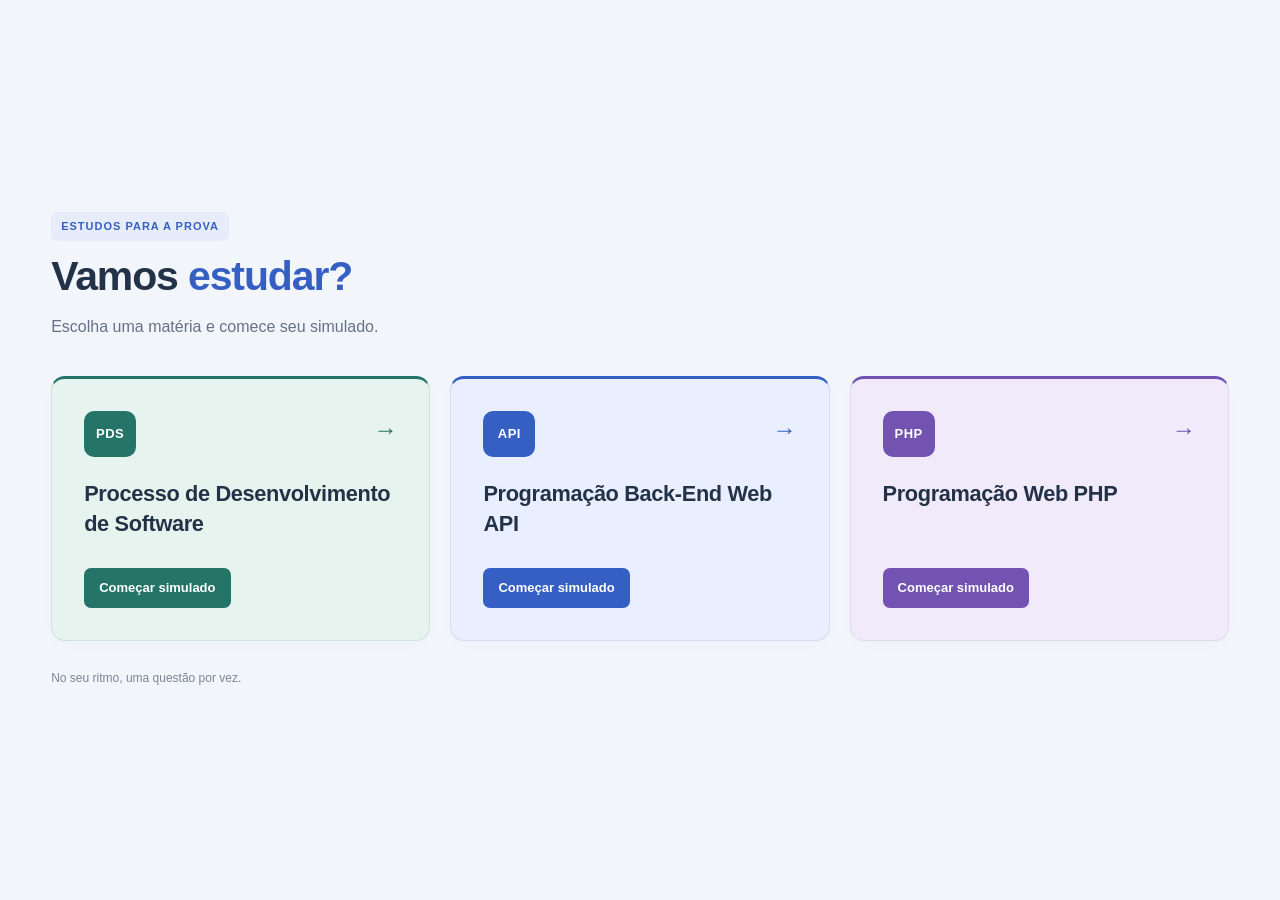
<file: index.html>
<!DOCTYPE html>
<html lang="pt-BR">
<head>
  <meta charset="UTF-8">
  <meta name="viewport" content="width=device-width, initial-scale=1.0">
  <meta name="description" content="Escolha uma matéria e acesse o simulado para estudar para a prova.">
  <title>Estudos para a prova</title>
  <link rel="stylesheet" href="styles.css?v=7">
</head>
<body>
  <main class="container home">
    <header class="intro">
      <span class="label">ESTUDOS PARA A PROVA</span>
      <h1>Vamos <span>estudar?</span></h1>
      <p>Escolha uma matéria e comece seu simulado.</p>
    </header>

    <nav class="materias" aria-label="Escolha uma matéria">
      <a class="materia" href="Processo%20de%20Desenvolvimento%20de%20Software/index.html">
        <span class="sigla" aria-hidden="true">PDS</span>
        <span class="materia-texto"><span class="materia-nome">Processo de Desenvolvimento de Software</span><span class="materia-acao">Começar simulado</span></span>
        <span class="seta" aria-hidden="true">→</span>
      </a>
      <a class="materia" href="Programa%C3%A7%C3%A3o%20Back-EndWeb%20API/index.html">
        <span class="sigla" aria-hidden="true">API</span>
        <span class="materia-texto"><span class="materia-nome">Programação Back-End Web API</span><span class="materia-acao">Começar simulado</span></span>
        <span class="seta" aria-hidden="true">→</span>
      </a>
      <a class="materia" href="Programa%C3%A7%C3%A3o%20Web%20PHP/index.html">
        <span class="sigla" aria-hidden="true">PHP</span>
        <span class="materia-texto"><span class="materia-nome">Programação Web PHP</span><span class="materia-acao">Começar simulado</span></span>
        <span class="seta" aria-hidden="true">→</span>
      </a>
    </nav>
    <p class="home-nota">No seu ritmo, uma questão por vez.</p>
  </main>
</body>
</html>
</file>
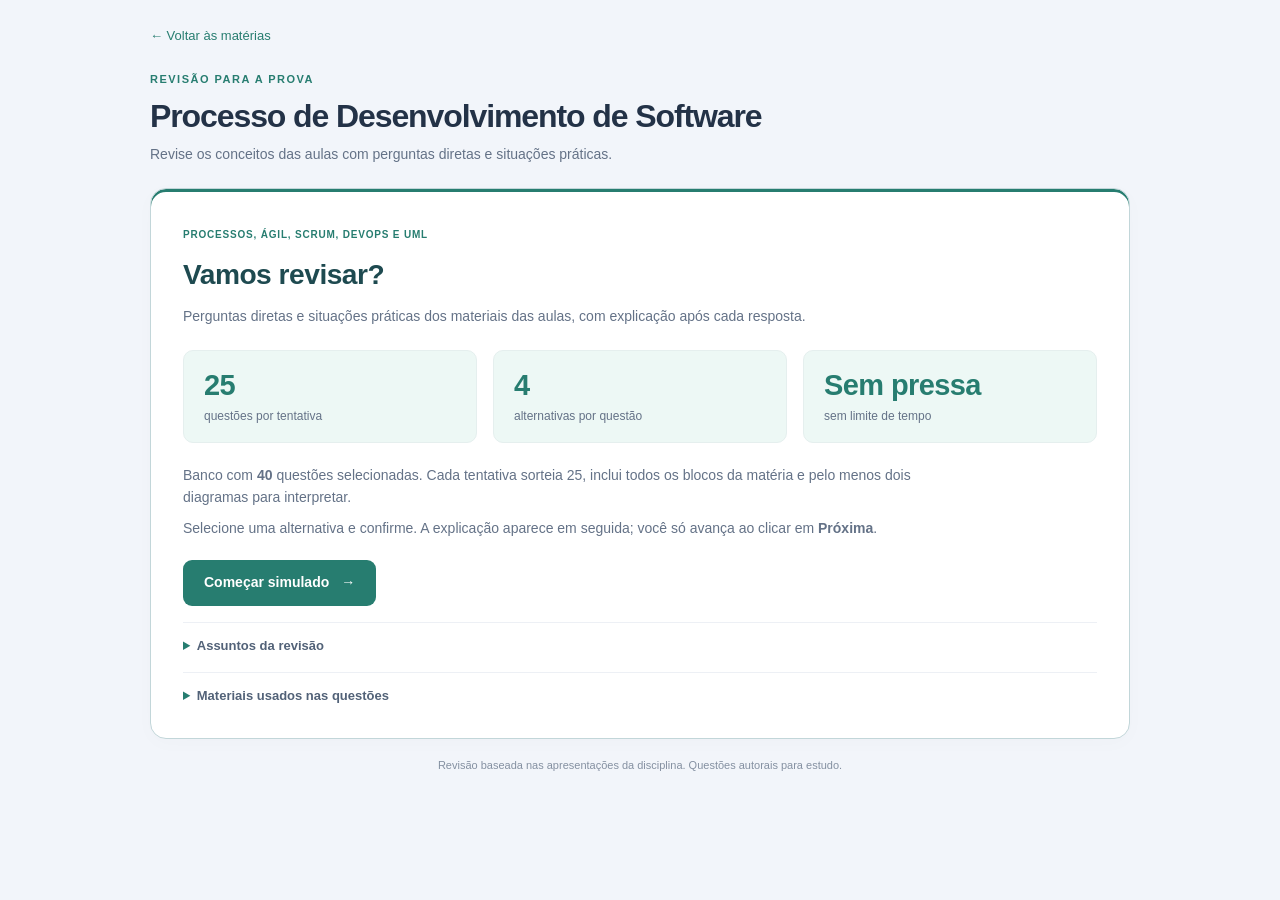
<file: Processo de Desenvolvimento de Software/index.html>
<!DOCTYPE html>
<html lang="pt-BR">
<head>
  <meta charset="UTF-8">
  <meta name="viewport" content="width=device-width, initial-scale=1.0">
  <meta name="description" content="Simulado de Processo de Desenvolvimento de Software baseado nos materiais das aulas, com 25 questões por tentativa.">
  <title>Simulado | Processo de Desenvolvimento de Software</title>
  <link rel="stylesheet" href="../styles.css?v=7">
  <link rel="stylesheet" href="simulado.css?v=7">
  <script src="questoes.js" defer></script>
  <script src="simulado.js?v=6" defer></script>
</head>
<body>
  <main class="container simulado">
    <a class="voltar" href="../index.html">← Voltar às matérias</a>
    <header class="intro">
      <span class="label">REVISÃO PARA A PROVA</span>
      <h1>Processo de Desenvolvimento de Software</h1>
      <p>Revise os conceitos das aulas com perguntas diretas e situações práticas.</p>
    </header>

    <section id="inicio" class="painel" aria-labelledby="inicio-titulo">
      <span class="etiqueta">PROCESSOS, ÁGIL, SCRUM, DEVOPS E UML</span>
      <h2 id="inicio-titulo" tabindex="-1">Vamos revisar?</h2>
      <p>Perguntas diretas e situações práticas dos materiais das aulas, com explicação após cada resposta.</p>
      <div class="resumo-inicio">
        <div><strong id="quantidade">—</strong><span>questões por tentativa</span></div>
        <div><strong>4</strong><span>alternativas por questão</span></div>
        <div><strong>Sem pressa</strong><span>sem limite de tempo</span></div>
      </div>
      <p>Banco com <strong id="total-banco">40</strong> questões selecionadas. Cada tentativa sorteia 25, inclui todos os blocos da matéria e pelo menos dois diagramas para interpretar.</p>
      <p class="instrucao">Selecione uma alternativa e confirme. A explicação aparece em seguida; você só avança ao clicar em <strong>Próxima</strong>.</p>
      <button id="comecar" class="botao principal" type="button" disabled>Começar simulado <span aria-hidden="true">→</span></button>
      <details class="conteudos"><summary>Assuntos da revisão</summary><ul id="temas" class="temas"></ul></details>
      <details class="fontes">
        <summary>Materiais usados nas questões</summary>
        <p>Questões autorais para estudo, elaboradas a partir das apresentações disponíveis na pasta da matéria. Não são questões oficiais da prova nem transcrições atribuídas ao professor.</p>
        <ul id="materiais"></ul>
      </details>
    </section>

    <section id="questao" hidden aria-labelledby="enunciado">
      <div class="andamento">
        <div class="linha-progresso"><span id="contador"></span><span id="respondidas"></span></div>
        <progress id="progresso" value="0" max="25" aria-label="Questões respondidas"></progress>
        <div class="placar"><span id="modo">Simulado principal</span><span><strong id="acertos">0</strong> acertos · <strong id="erros">0</strong> erros</span></div>
      </div>
      <article class="painel">
        <div class="questao-conteudo">
        <div class="etiquetas"><span id="tema" class="etiqueta"></span><span id="tipo" class="tipo"></span></div>
        <h2 id="enunciado" tabindex="-1"></h2>
        <figure id="bloco-diagrama" class="bloco-diagrama" hidden>
          <img id="diagrama" alt="">
          <figcaption id="legenda-diagrama"></figcaption>
        </figure>
        <div id="bloco-codigo" class="bloco-codigo" hidden>
          <div class="legenda-codigo"><span>Situação</span><span>Leia com atenção</span></div>
          <pre tabindex="0" aria-label="Trecho de código para interpretar"><code id="codigo"></code></pre>
        </div>
        </div>
        <form id="resposta">
          <fieldset><legend class="somente-leitor">Escolha uma das quatro alternativas</legend><div id="alternativas" class="alternativas"></div></fieldset>
          <div id="feedback" class="feedback" hidden role="status" aria-live="polite" aria-atomic="true">
            <h3 id="feedback-titulo" tabindex="-1"></h3>
            <p id="resposta-correta"></p>
            <h4>Por quê?</h4><p id="explicacao"></p><details class="referencia"><summary>Referência da aula</summary><p id="fonte" class="fonte"></p></details>
          </div>
          <div class="rodape-questao">
            <span id="dica">Escolha uma alternativa para confirmar.</span>
            <button id="confirmar" class="botao principal" type="submit" disabled>Confirmar resposta</button>
            <button id="proxima" class="botao principal" type="button" hidden>Próxima <span aria-hidden="true">→</span></button>
          </div>
        </form>
      </article>
    </section>

    <section id="resultado" class="painel resultado" hidden aria-labelledby="resultado-titulo">
      <span class="etiqueta">TENTATIVA CONCLUÍDA</span><h2 id="resultado-titulo" tabindex="-1">Sua revisão, em números</h2>
      <p id="resumo-resultado"></p>
      <div class="numeros"><div><strong id="percentual"></strong><span>de aproveitamento</span></div><div><strong id="total-acertos"></strong><span>acertos</span></div><div><strong id="total-erros"></strong><span>erros</span></div></div>
      <p id="mensagem-resultado"></p>
      <div class="acoes-resultado"><button id="refazer" class="botao principal" type="button">Novo simulado de 25 questões</button><button id="treinar-erros" class="botao secundario" type="button">Treinar questões erradas</button><button id="voltar-inicio" class="botao secundario" type="button">Voltar ao início</button></div>
      <p class="nota">Questões e alternativas são embaralhadas em cada tentativa. No treino de erros, a pontuação considera somente esse treino.</p>
    </section>

    <noscript><p class="painel">Ative o JavaScript do navegador para responder ao simulado.</p></noscript>
    <footer class="rodape">Revisão baseada nas apresentações da disciplina. Questões autorais para estudo.</footer>
  </main>
</body>
</html>
</file>
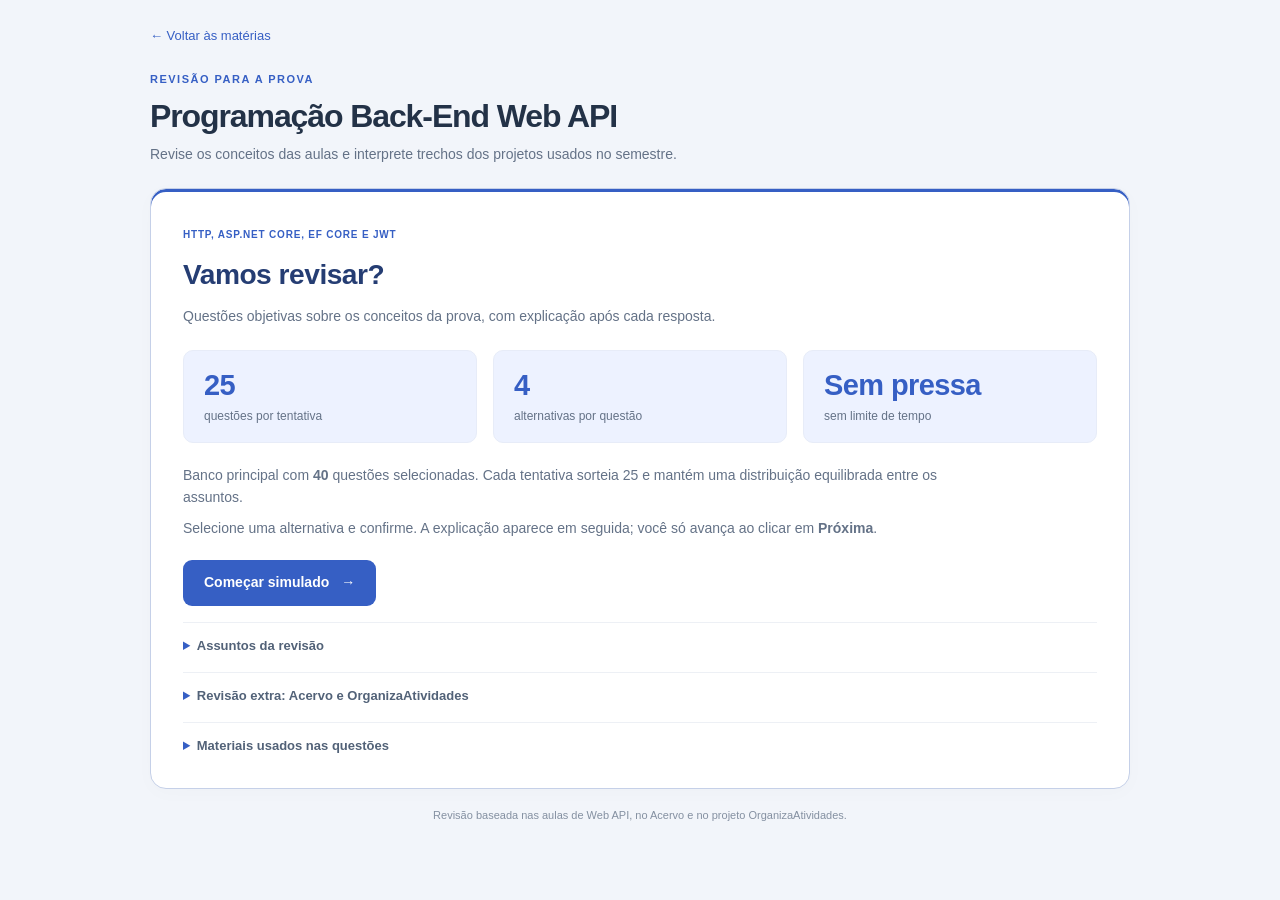
<file: Programação Back-EndWeb API/index.html>
<!DOCTYPE html>
<html lang="pt-BR">
<head>
  <meta charset="UTF-8">
  <meta name="viewport" content="width=device-width, initial-scale=1.0">
  <meta name="description" content="Simulado de revisão de Programação Back-End Web API com 25 questões por tentativa baseadas nas aulas, no Acervo e no OrganizaAtividades.">
  <title>Simulado | Programação Back-End Web API</title>
  <link rel="stylesheet" href="../styles.css?v=7">
  <link rel="stylesheet" href="simulado.css?v=7">
  <script src="questoes.js" defer></script>
  <script src="simulado.js?v=6" defer></script>
</head>
<body>
  <main class="container simulado">
    <a class="voltar" href="../index.html">← Voltar às matérias</a>
    <header class="intro">
      <span class="label">REVISÃO PARA A PROVA</span>
      <h1>Programação Back-End Web API</h1>
      <p>Revise os conceitos das aulas e interprete trechos dos projetos usados no semestre.</p>
    </header>

    <section id="inicio" class="painel" aria-labelledby="inicio-titulo">
      <span class="etiqueta">HTTP, ASP.NET CORE, EF CORE E JWT</span>
      <h2 id="inicio-titulo" tabindex="-1">Vamos revisar?</h2>
      <p>Questões objetivas sobre os conceitos da prova, com explicação após cada resposta.</p>
      <div class="resumo-inicio">
        <div><strong id="quantidade">—</strong><span>questões por tentativa</span></div>
        <div><strong>4</strong><span>alternativas por questão</span></div>
        <div><strong>Sem pressa</strong><span>sem limite de tempo</span></div>
      </div>
      <p>Banco principal com <strong id="total-banco">40</strong> questões selecionadas. Cada tentativa sorteia 25 e mantém uma distribuição equilibrada entre os assuntos.</p>
      <p class="instrucao">Selecione uma alternativa e confirme. A explicação aparece em seguida; você só avança ao clicar em <strong>Próxima</strong>.</p>
      <button id="comecar" class="botao principal" type="button" disabled>Começar simulado <span aria-hidden="true">→</span></button>
      <details class="conteudos"><summary>Assuntos da revisão</summary><ul id="temas" class="temas"></ul></details>
      <details class="fontes revisao-extra">
        <summary>Revisão extra: Acervo e OrganizaAtividades</summary>
        <p>São <strong id="total-extra">6</strong> questões adicionais de aplicação sobre os projetos. Elas ficam fora das 25 questões do simulado principal.</p>
        <button id="comecar-extra" class="botao secundario" type="button" disabled>Começar revisão extra</button>
      </details>
      <details class="fontes">
        <summary>Materiais usados nas questões</summary>
        <p>Questões autorais para estudo, elaboradas a partir das aulas e dos projetos do semestre. Não são questões oficiais da prova nem transcrições atribuídas ao professor.</p>
        <ul id="materiais"></ul>
      </details>
    </section>

    <section id="questao" hidden aria-labelledby="enunciado">
      <div class="andamento">
        <div class="linha-progresso"><span id="contador"></span><span id="respondidas"></span></div>
        <progress id="progresso" value="0" max="25" aria-label="Questões respondidas"></progress>
        <div class="placar"><span id="modo">Simulado principal</span><span><strong id="acertos">0</strong> acertos · <strong id="erros">0</strong> erros</span></div>
      </div>
      <article class="painel">
        <div class="questao-conteudo">
        <div class="etiquetas"><span id="tema" class="etiqueta"></span><span id="tipo" class="tipo"></span></div>
        <h2 id="enunciado" tabindex="-1"></h2>
        <div id="bloco-codigo" class="bloco-codigo" hidden>
          <div class="legenda-codigo"><span>C#</span><span>Leia o código</span></div>
          <pre tabindex="0" aria-label="Trecho de código para interpretar"><code id="codigo"></code></pre>
        </div>
        </div>
        <form id="resposta">
          <fieldset><legend class="somente-leitor">Escolha uma das quatro alternativas</legend><div id="alternativas" class="alternativas"></div></fieldset>
          <div id="feedback" class="feedback" hidden role="status" aria-live="polite" aria-atomic="true">
            <h3 id="feedback-titulo" tabindex="-1"></h3>
            <p id="resposta-correta"></p>
            <h4>Por quê?</h4><p id="explicacao"></p><details class="referencia"><summary>Referência da aula</summary><p id="fonte" class="fonte"></p></details>
          </div>
          <div class="rodape-questao">
            <span id="dica">Escolha uma alternativa para confirmar.</span>
            <button id="confirmar" class="botao principal" type="submit" disabled>Confirmar resposta</button>
            <button id="proxima" class="botao principal" type="button" hidden>Próxima <span aria-hidden="true">→</span></button>
          </div>
        </form>
      </article>
    </section>

    <section id="resultado" class="painel resultado" hidden aria-labelledby="resultado-titulo">
      <span class="etiqueta">TENTATIVA CONCLUÍDA</span><h2 id="resultado-titulo" tabindex="-1">Sua revisão, em números</h2>
      <p id="resumo-resultado"></p>
      <div class="numeros"><div><strong id="percentual"></strong><span>de aproveitamento</span></div><div><strong id="total-acertos"></strong><span>acertos</span></div><div><strong id="total-erros"></strong><span>erros</span></div></div>
      <p id="mensagem-resultado"></p>
      <div class="acoes-resultado"><button id="refazer" class="botao principal" type="button">Novo simulado de 25 questões</button><button id="treinar-erros" class="botao secundario" type="button">Treinar questões erradas</button><button id="voltar-inicio" class="botao secundario" type="button">Voltar ao início</button></div>
      <p class="nota">Questões e alternativas são embaralhadas em cada tentativa. A revisão extra dos projetos é separada. No treino de erros, a pontuação considera somente esse treino.</p>
    </section>

    <noscript><p class="painel">Ative o JavaScript do navegador para responder ao simulado.</p></noscript>
    <footer class="rodape">Revisão baseada nas aulas de Web API, no Acervo e no projeto OrganizaAtividades.</footer>
  </main>
</body>
</html>
</file>
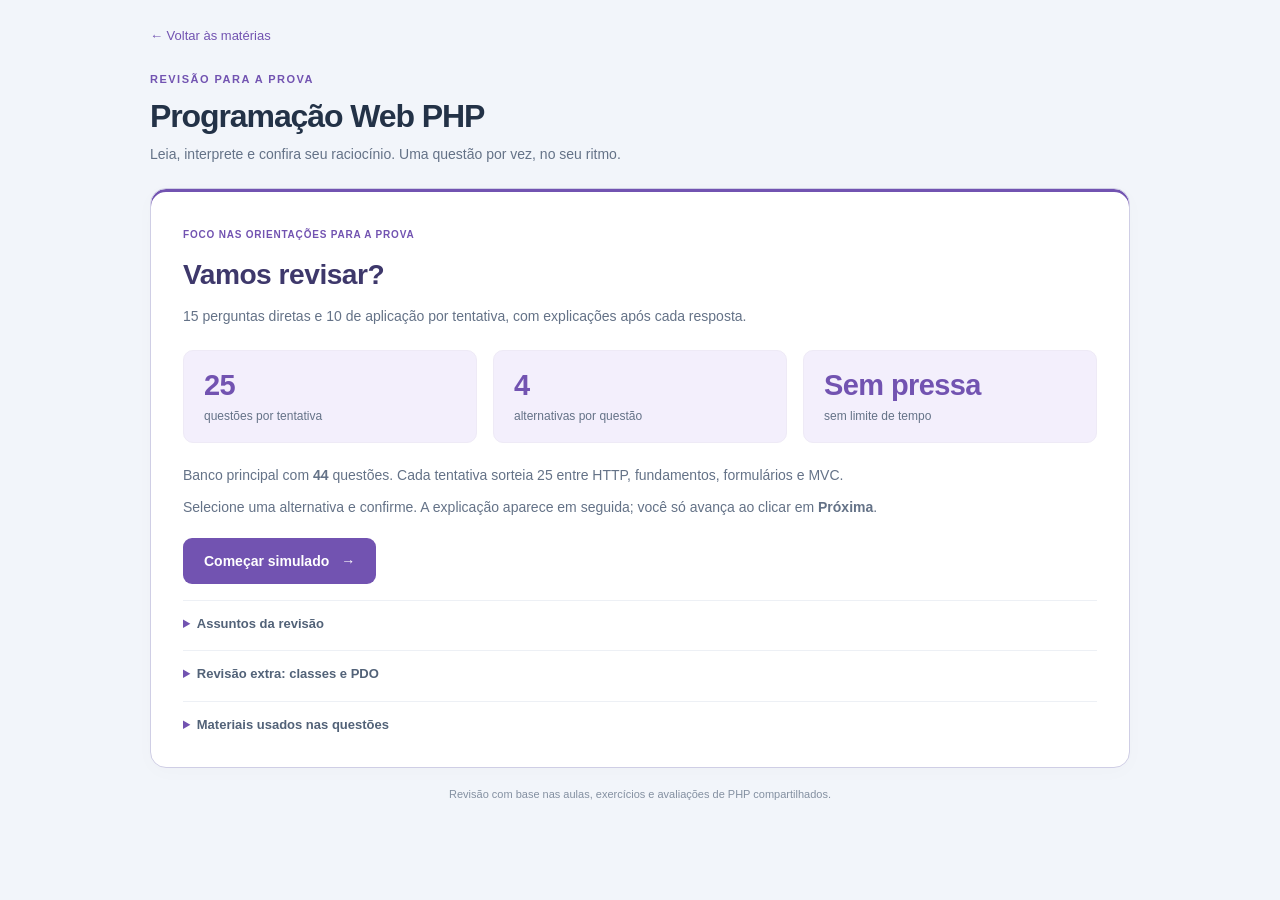
<file: Programação Web PHP/index.html>
<!DOCTYPE html>
<html lang="pt-BR">
<head>
  <meta charset="UTF-8">
  <meta name="viewport" content="width=device-width, initial-scale=1.0">
  <meta name="description" content="Simulado de revisão de Programação Web PHP com 25 questões por tentativa baseadas nas aulas e orientações para a prova.">
  <title>Simulado | Programação Web PHP</title>
  <link rel="stylesheet" href="../styles.css?v=7">
  <link rel="stylesheet" href="simulado.css?v=7">
  <script src="questoes.js" defer></script>
  <script src="simulado.js?v=6" defer></script>
</head>
<body>
  <main class="container simulado">
    <a class="voltar" href="../index.html">← Voltar às matérias</a>
    <header class="intro">
      <span class="label">REVISÃO PARA A PROVA</span>
      <h1>Programação Web PHP</h1>
      <p>Leia, interprete e confira seu raciocínio. Uma questão por vez, no seu ritmo.</p>
    </header>

    <section id="inicio" class="painel" aria-labelledby="inicio-titulo">
      <span class="etiqueta">FOCO NAS ORIENTAÇÕES PARA A PROVA</span>
      <h2 id="inicio-titulo" tabindex="-1">Vamos revisar?</h2>
      <p>15 perguntas diretas e 10 de aplicação por tentativa, com explicações após cada resposta.</p>
      <div class="resumo-inicio">
        <div><strong id="quantidade">—</strong><span>questões por tentativa</span></div>
        <div><strong>4</strong><span>alternativas por questão</span></div>
        <div><strong>Sem pressa</strong><span>sem limite de tempo</span></div>
      </div>
      <p>Banco principal com <strong id="total-banco">44</strong> questões. Cada tentativa sorteia 25 entre HTTP, fundamentos, formulários e MVC.</p>
      <p class="instrucao">Selecione uma alternativa e confirme. A explicação aparece em seguida; você só avança ao clicar em <strong>Próxima</strong>.</p>
      <button id="comecar" class="botao principal" type="button" disabled>Começar simulado <span aria-hidden="true">→</span></button>
      <details class="conteudos">
        <summary>Assuntos da revisão</summary>
        <ul id="temas" class="temas"></ul>
      </details>
      <details class="fontes revisao-extra">
        <summary>Revisão extra: classes e PDO</summary>
        <p>São <strong id="total-extra">6</strong> questões adicionais das aulas. Elas ficam fora das 25 questões do simulado principal.</p>
        <button id="comecar-extra" class="botao secundario" type="button" disabled>Começar revisão extra</button>
      </details>
      <details class="fontes">
        <summary>Materiais usados nas questões</summary>
        <p>Questões autorais para estudo, elaboradas a partir dos materiais disponíveis. Não são questões oficiais da prova nem transcrições atribuídas ao professor.</p>
        <ul id="materiais"></ul>
      </details>
    </section>

    <section id="questao" hidden aria-labelledby="enunciado">
      <div class="andamento">
        <div class="linha-progresso"><span id="contador"></span><span id="respondidas"></span></div>
        <progress id="progresso" value="0" max="25" aria-label="Questões respondidas"></progress>
        <div class="placar"><span id="modo">Simulado principal</span><span><strong id="acertos">0</strong> acertos · <strong id="erros">0</strong> erros</span></div>
      </div>
      <article class="painel">
        <div class="questao-conteudo">
        <div class="etiquetas"><span id="tema" class="etiqueta"></span><span id="tipo" class="tipo"></span></div>
        <h2 id="enunciado" tabindex="-1"></h2>
        <div id="bloco-codigo" class="bloco-codigo" hidden>
          <div class="legenda-codigo"><span>PHP</span><span>Leia o código</span></div>
          <pre tabindex="0" aria-label="Trecho de código para interpretar"><code id="codigo"></code></pre>
        </div>
        </div>
        <form id="resposta">
          <fieldset>
            <legend class="somente-leitor">Escolha uma das quatro alternativas</legend>
            <div id="alternativas" class="alternativas"></div>
          </fieldset>
          <div id="feedback" class="feedback" hidden role="status" aria-live="polite" aria-atomic="true">
            <h3 id="feedback-titulo" tabindex="-1"></h3>
            <p id="resposta-correta"></p>
            <h4>Por quê?</h4>
            <p id="explicacao"></p>
            <details class="referencia"><summary>Referência da aula</summary><p id="fonte" class="fonte"></p></details>
          </div>
          <div class="rodape-questao">
            <span id="dica">Escolha uma alternativa para confirmar.</span>
            <button id="confirmar" class="botao principal" type="submit" disabled>Confirmar resposta</button>
            <button id="proxima" class="botao principal" type="button" hidden>Próxima <span aria-hidden="true">→</span></button>
          </div>
        </form>
      </article>
    </section>

    <section id="resultado" class="painel resultado" hidden aria-labelledby="resultado-titulo">
      <span class="etiqueta">TENTATIVA CONCLUÍDA</span>
      <h2 id="resultado-titulo" tabindex="-1">Sua revisão, em números</h2>
      <p id="resumo-resultado"></p>
      <div class="numeros">
        <div><strong id="percentual"></strong><span>de aproveitamento</span></div>
        <div><strong id="total-acertos"></strong><span>acertos</span></div>
        <div><strong id="total-erros"></strong><span>erros</span></div>
      </div>
      <p id="mensagem-resultado"></p>
      <div class="acoes-resultado">
        <button id="refazer" class="botao principal" type="button">Novo simulado de 25 questões</button>
        <button id="treinar-erros" class="botao secundario" type="button">Treinar questões erradas</button>
        <button id="voltar-inicio" class="botao secundario" type="button">Voltar ao início</button>
      </div>
      <p class="nota">As questões e as alternativas são embaralhadas em cada tentativa. O simulado principal inclui os quatro blocos; a revisão extra é separada. No treino de erros, a pontuação considera somente esse treino.</p>
    </section>

    <noscript><p class="painel">Ative o JavaScript do navegador para responder ao simulado.</p></noscript>
    <footer class="rodape">Revisão com base nas aulas, exercícios e avaliações de PHP compartilhados.</footer>
  </main>
</body>
</html>
</file>
<file: styles.css>
* { box-sizing: border-box; }
:root {
  color-scheme: light;
  font-family: "Segoe UI", Arial, sans-serif;
  color: #233247;
  background: #f2f5fa;
  line-height: 1.55;
  --destaque: #365fc4;
  --suave: #edf2ff;
  --borda: #dfe5ef;
  --texto: #233247;
  --muted: #647287;
}
body { margin: 0; padding: clamp(20px, 4vh, 48px) clamp(16px, 4vw, 64px); }
.container { width: 100%; max-width: 1200px; margin-inline: auto; }
h1 { font-size: clamp(28px, 3.2vw, 42px); letter-spacing: -1.1px; line-height: 1.17; margin: 12px 0 14px; font-weight: 700; }
p { margin: 0; color: var(--muted); }
.label { color: var(--destaque); font-size: 11px; letter-spacing: 1.5px; font-weight: 750; }
.intro { margin-bottom: 26px; }
a:focus-visible, button:focus-visible, summary:focus-visible, pre:focus-visible { outline: 3px solid var(--destaque); outline-offset: 4px; }
.voltar { display: inline-flex; align-items: center; gap: 7px; color: var(--muted); font-size: 13px; text-decoration: none; margin-bottom: 20px; }
.voltar:hover { color: var(--destaque); }
.home { min-height: calc(100svh - 2 * clamp(20px, 4vh, 48px)); display: flex; flex-direction: column; justify-content: center; padding-block: 24px; }
.home .intro { max-width: 760px; margin-bottom: clamp(24px, 4vh, 42px); }
.home .intro p { font-size: 16px; }
.home h1 span { color: var(--destaque); }
.home .label { display: inline-block; padding: 6px 10px; background: #e6ecfa; border-radius: 6px; letter-spacing: 1px; }
.materias { display: grid; grid-template-columns: repeat(3, minmax(0, 1fr)); gap: 20px; }
.materia { --cor: #247568; --fundo: #e7f3ef; display: flex; align-items: flex-start; flex-wrap: wrap; gap: 22px; padding: clamp(22px, 2.5vw, 32px); border: 1px solid color-mix(in srgb, var(--cor) 22%, white); border-top: 3px solid var(--cor); border-radius: 14px; color: var(--texto); background: var(--fundo); text-decoration: none; box-shadow: 0 4px 14px #23324704; transition: border-color .16s, box-shadow .16s, transform .16s; }
.materia:nth-child(2) { --cor: #365fc4; --fundo: #e9efff; }
.materia:nth-child(3) { --cor: #7253b1; --fundo: #f0eafa; }
.materia:hover { border-color: var(--cor); box-shadow: 0 8px 24px #2332470b; transform: translateY(-2px); }
.sigla { display: grid; place-items: center; width: 52px; height: 46px; background: var(--cor); border-radius: 10px; color: #fff; font-size: 13px; font-weight: 750; letter-spacing: .5px; }
.materia-texto { order: 3; flex: 0 0 100%; min-width: 0; }
.materia-nome { display: block; font-size: clamp(18px, 1.7vw, 22px); font-weight: 650; letter-spacing: -.35px; line-height: 1.4; min-height: 3em; }
.materia-acao { display: inline-flex; color: #fff; background: var(--cor); font-size: 13px; font-weight: 600; margin-top: 24px; padding: 10px 15px; border-radius: 7px; }
.seta { margin-left: auto; color: var(--cor); font-size: 24px; }
.home-nota { margin-top: 28px; font-size: 12px; color: #7a8698; }
[hidden] { display: none !important; }
@media (max-width: 760px) {
  .materias { grid-template-columns: 1fr; gap: 12px; }
  .home { padding-block: 12px; }
  .home .intro { margin-bottom: 24px; }
  .materia { flex-wrap: nowrap; align-items: center; gap: 16px; padding: 20px; border-top-width: 1px; border-left: 3px solid var(--cor); }
  .sigla { flex: 0 0 46px; height: 44px; }
  .materia-texto { order: initial; flex: 1; }
  .materia-nome { min-height: 0; font-size: 17px; }
  .materia-acao { margin-top: 5px; padding: 0; border: 0; border-radius: 0; background: transparent; color: var(--cor); font-size: 12px; }
  .seta { font-size: 21px; }
  .home-nota { margin-top: 20px; }
}
@media (max-width: 380px) { .home { padding-block: 0; } .materia { padding: 15px 12px; gap: 11px; } .materia-nome { font-size: 15px; } .sigla { flex-basis: 39px; font-size: 11px; } }
@media (prefers-reduced-motion: reduce) { *, *::before, *::after { scroll-behavior: auto !important; transition: none !important; } .materia:hover { transform: none; } }
</file>
<file: Processo de Desenvolvimento de Software/simulado.css>
@import url("../simulado.css?v=7");
:root { --destaque: #277d70; --suave: #edf8f5; }
</file>
<file: Programação Back-EndWeb API/simulado.css>
@import url("../simulado.css?v=7");
:root { --destaque: #365fc4; --suave: #edf2ff; }
</file>
<file: Programação Web PHP/simulado.css>
@import url("../simulado.css?v=7");
:root { --destaque: #7253b1; --suave: #f3effc; }
</file>
